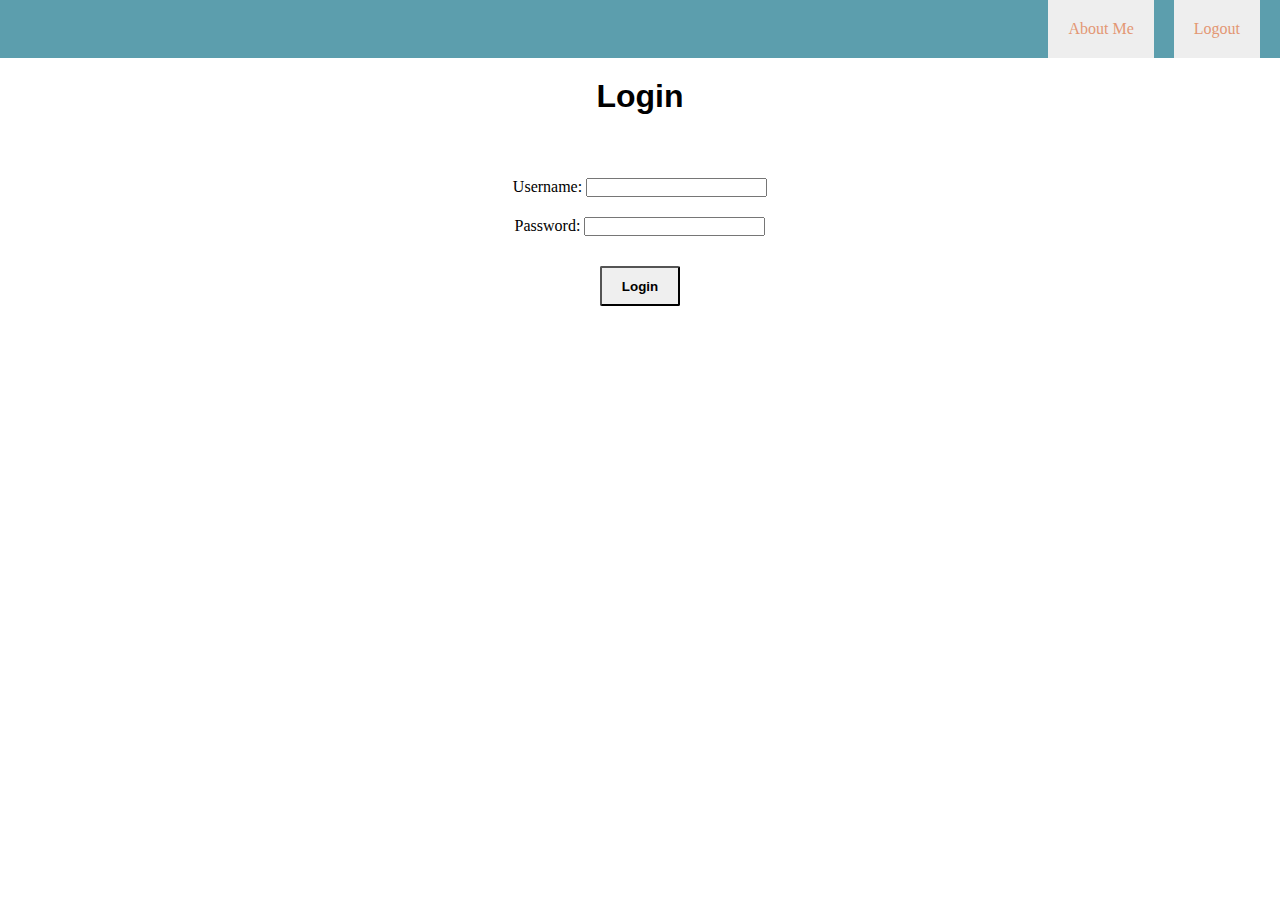
<file: Project1-Deepak-Agarwal-FrontEnd/index.html>
<!DOCTYPE html>
<html lang="en">
<head>
  <meta charset="UTF-8">
  <meta http-equiv="X-UA-Compatible" content="IE=edge">
  <meta name="viewport" content="width=device-width, initial-scale=1.0">
  <title>Expensify</title>
  <link rel="stylesheet" href="./style.css"></link>
</head>
<body>
  <nav>
    <a href="about-me.html">About Me</a>
    <a href="#" id="logout-btn">Logout</a> <!--#indicate the deadlink that doesnt go anywhere-->
  </nav>
  <div id="login">
  <h1>Login</h1>
  <div class="form-input">
  <label for="username">Username:</label>
  <input id="username" type="text"></input>
</div>
<div class="form-input">
  <label for="password">Password:</label>
  <input id="password" type="text"></input>
</div>
  <button id="login-btn">Login</button>
  <p id ="error-msg"> </p>
</div>


<script src="index.js"></script>
</body>
</html>
</file>
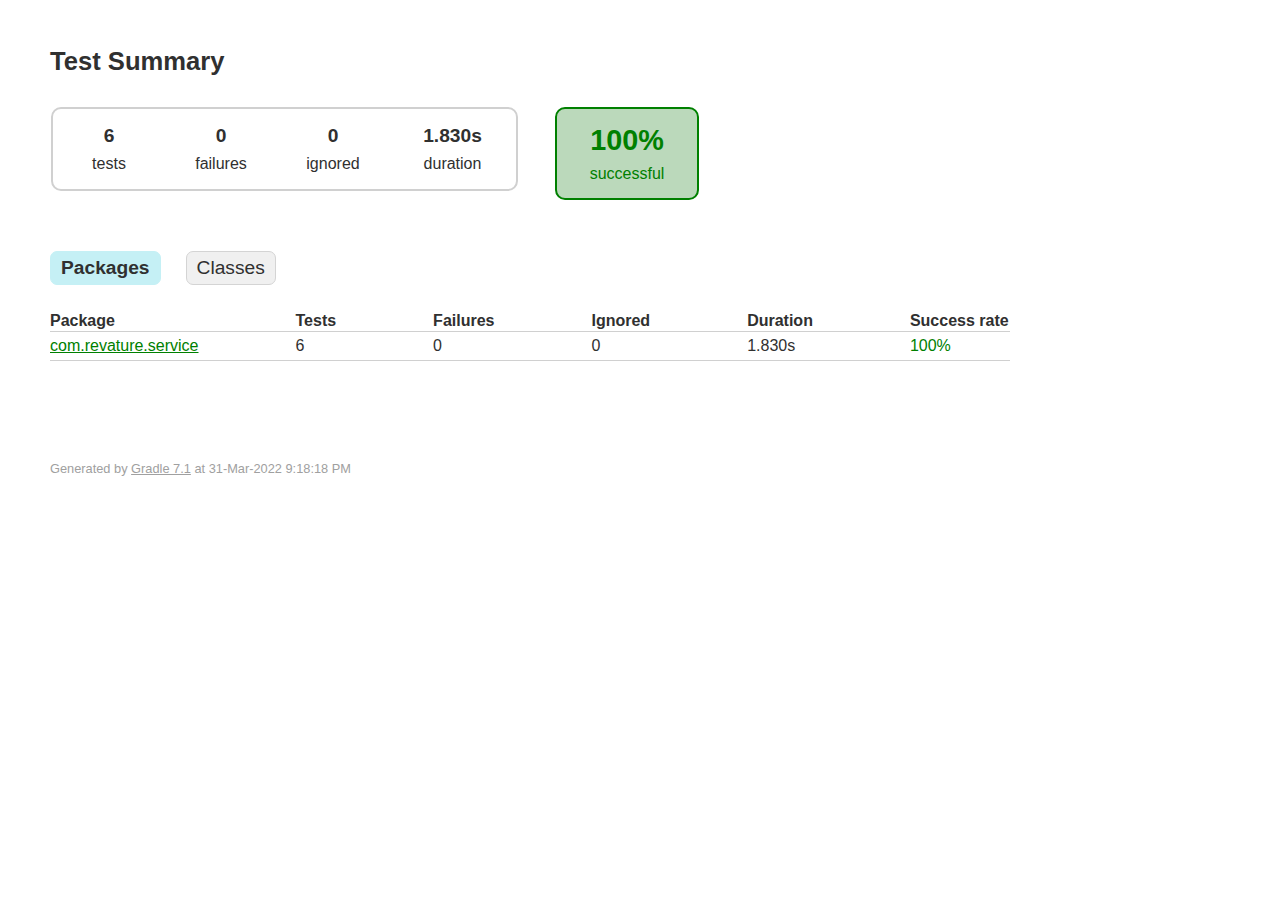
<file: Project1-Deepak-Agarwal/build/reports/tests/test/index.html>
<!DOCTYPE html>
<html>
<head>
<meta http-equiv="Content-Type" content="text/html; charset=utf-8"/>
<meta http-equiv="x-ua-compatible" content="IE=edge"/>
<title>Test results - Test Summary</title>
<link href="css/base-style.css" rel="stylesheet" type="text/css"/>
<link href="css/style.css" rel="stylesheet" type="text/css"/>
<script src="js/report.js" type="text/javascript"></script>
</head>
<body>
<div id="content">
<h1>Test Summary</h1>
<div id="summary">
<table>
<tr>
<td>
<div class="summaryGroup">
<table>
<tr>
<td>
<div class="infoBox" id="tests">
<div class="counter">6</div>
<p>tests</p>
</div>
</td>
<td>
<div class="infoBox" id="failures">
<div class="counter">0</div>
<p>failures</p>
</div>
</td>
<td>
<div class="infoBox" id="ignored">
<div class="counter">0</div>
<p>ignored</p>
</div>
</td>
<td>
<div class="infoBox" id="duration">
<div class="counter">1.830s</div>
<p>duration</p>
</div>
</td>
</tr>
</table>
</div>
</td>
<td>
<div class="infoBox success" id="successRate">
<div class="percent">100%</div>
<p>successful</p>
</div>
</td>
</tr>
</table>
</div>
<div id="tabs">
<ul class="tabLinks">
<li>
<a href="#tab0">Packages</a>
</li>
<li>
<a href="#tab1">Classes</a>
</li>
</ul>
<div id="tab0" class="tab">
<h2>Packages</h2>
<table>
<thead>
<tr>
<th>Package</th>
<th>Tests</th>
<th>Failures</th>
<th>Ignored</th>
<th>Duration</th>
<th>Success rate</th>
</tr>
</thead>
<tbody>
<tr>
<td class="success">
<a href="packages/com.revature.service.html">com.revature.service</a>
</td>
<td>6</td>
<td>0</td>
<td>0</td>
<td>1.830s</td>
<td class="success">100%</td>
</tr>
</tbody>
</table>
</div>
<div id="tab1" class="tab">
<h2>Classes</h2>
<table>
<thead>
<tr>
<th>Class</th>
<th>Tests</th>
<th>Failures</th>
<th>Ignored</th>
<th>Duration</th>
<th>Success rate</th>
</tr>
</thead>
<tbody>
<tr>
<td class="success">
<a href="classes/com.revature.service.ReimbursementServiceTest.html">com.revature.service.ReimbursementServiceTest</a>
</td>
<td>5</td>
<td>0</td>
<td>0</td>
<td>1.769s</td>
<td class="success">100%</td>
</tr>
<tr>
<td class="success">
<a href="classes/com.revature.service.UserServiceTest.html">com.revature.service.UserServiceTest</a>
</td>
<td>1</td>
<td>0</td>
<td>0</td>
<td>0.061s</td>
<td class="success">100%</td>
</tr>
</tbody>
</table>
</div>
</div>
<div id="footer">
<p>
<div>
<label class="hidden" id="label-for-line-wrapping-toggle" for="line-wrapping-toggle">Wrap lines
<input id="line-wrapping-toggle" type="checkbox" autocomplete="off"/>
</label>
</div>Generated by 
<a href="http://www.gradle.org">Gradle 7.1</a> at 31-Mar-2022 9:18:18 PM</p>
</div>
</div>
</body>
</html>
</file>
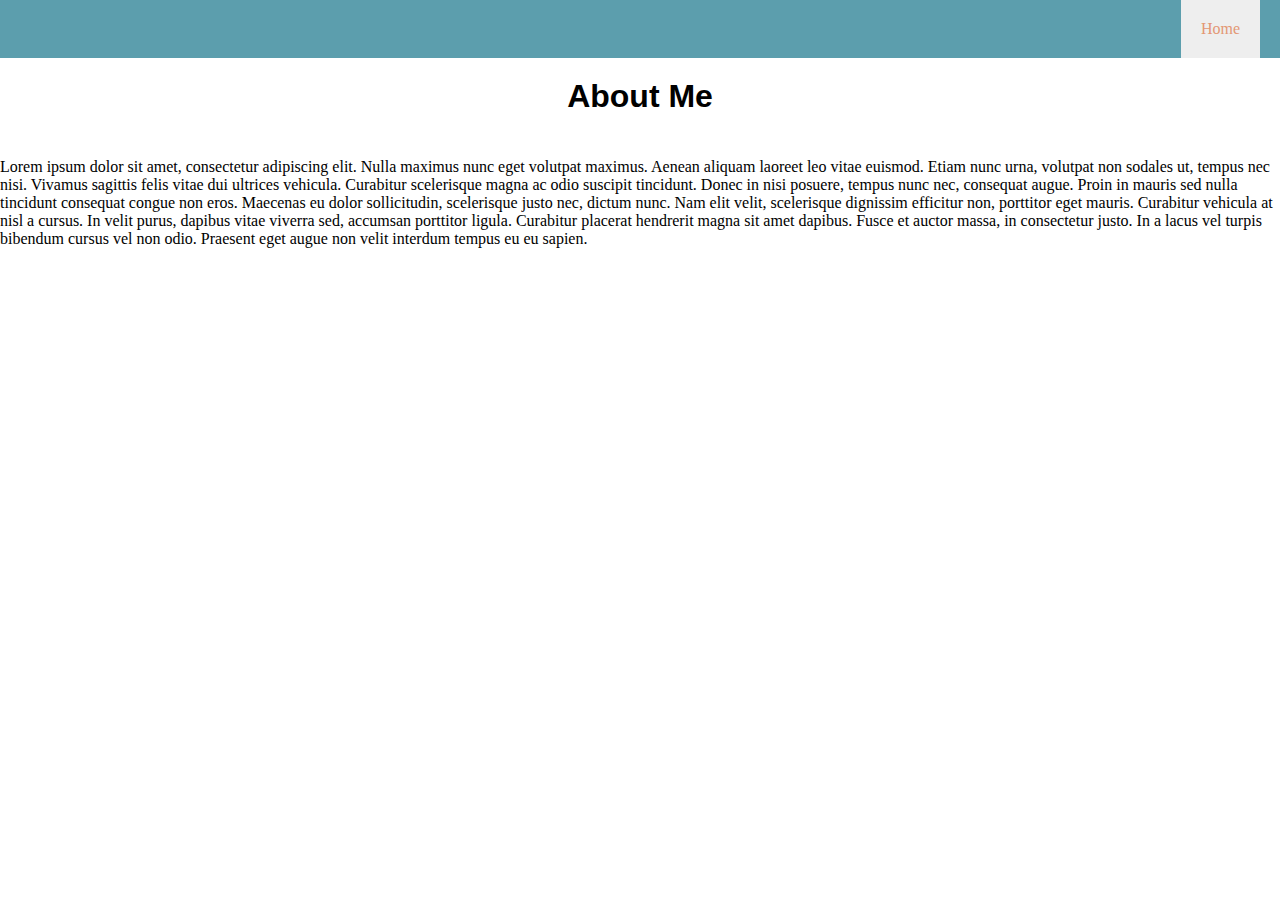
<file: Project1-Deepak-Agarwal-FrontEnd/about-me.html>
<!DOCTYPE html>
<html lang="en">
<head>
  <meta charset="UTF-8">
  <meta http-equiv="X-UA-Compatible" content="IE=edge">
  <meta name="viewport" content="width=device-width, initial-scale=1.0">
  <title>About Me</title>
  <link rel="stylesheet" href="./style.css"></link>
</head>
<body>

  <nav id="navbar">
    <a href="index.html">Home</a>
  </nav>

  <h1>About Me</h1>
  <p>Lorem ipsum dolor sit amet, consectetur adipiscing elit. Nulla maximus nunc eget volutpat maximus. Aenean aliquam laoreet
    leo vitae euismod. Etiam nunc urna, volutpat non sodales ut, tempus nec nisi. Vivamus sagittis felis vitae dui ultrices vehicula.
     Curabitur scelerisque magna ac odio suscipit tincidunt. Donec in nisi posuere, tempus nunc nec, consequat augue. Proin in mauris
      sed nulla tincidunt consequat congue non eros. Maecenas eu dolor sollicitudin, scelerisque justo nec, dictum nunc.
      Nam elit velit, scelerisque dignissim efficitur non, porttitor eget mauris. Curabitur vehicula at nisl a cursus.
       In velit purus, dapibus vitae viverra sed, accumsan porttitor ligula. Curabitur placerat hendrerit magna sit amet dapibus.
        Fusce et auctor massa, in consectetur justo. In a lacus vel turpis bibendum cursus vel non odio.
        Praesent eget augue non velit interdum tempus eu eu sapien.
  </p>
  <script src=""about-me.js></script>
</body>
</html>
</file>
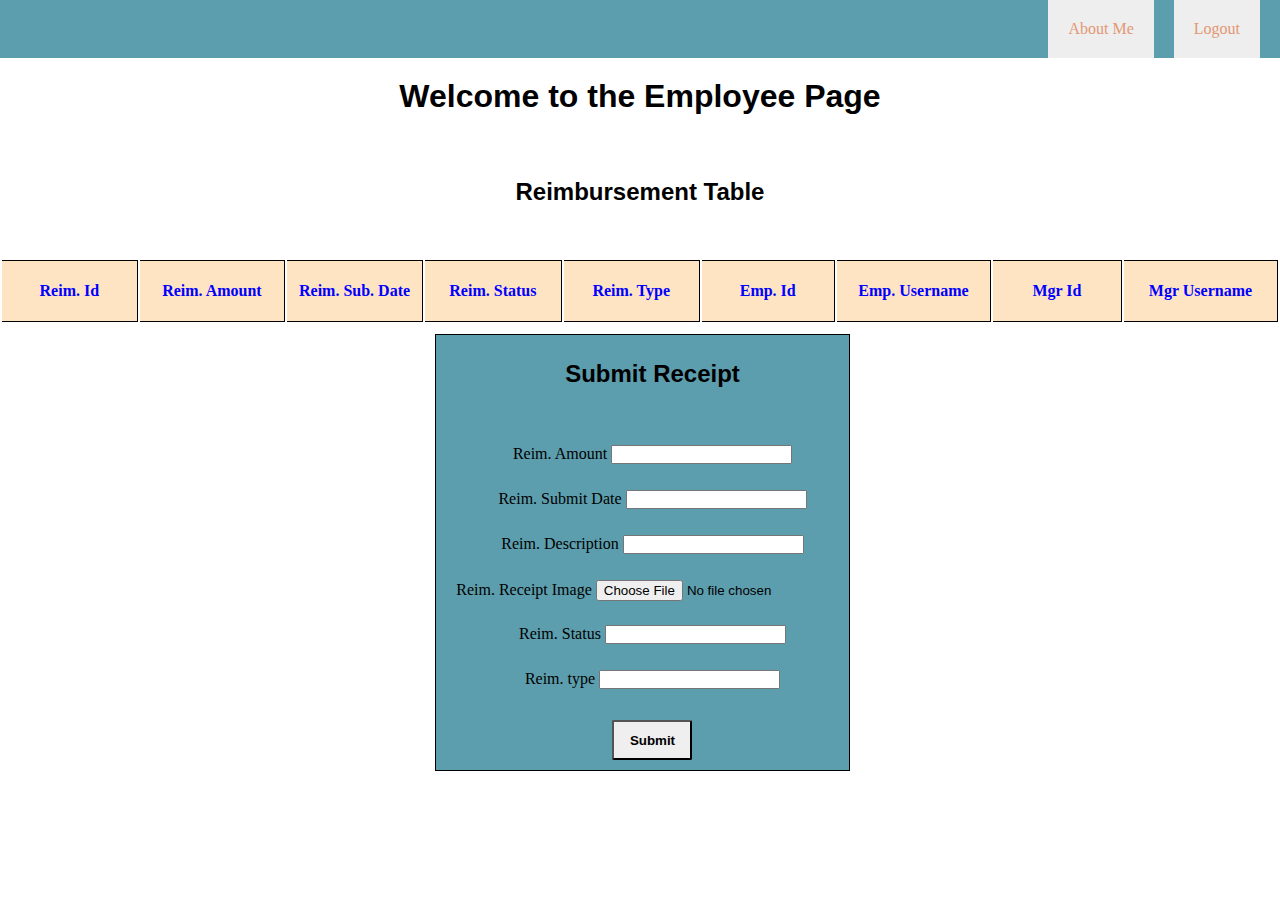
<file: Project1-Deepak-Agarwal-FrontEnd/employee-page.html>
<!DOCTYPE html>
<html lang="en">
  <head>
    <meta charset="UTF-8" />
    <meta http-equiv="X-UA-Compatible" content="IE=edge" />
    <meta name="viewport" content="width=device-width, initial-scale=1.0" />
    <title>Employee Profile</title>
    <link rel="stylesheet" href="./style.css"></link>
  </head>
  <body>
    <nav>
      <a href="about-me.html">About Me</a>
      <a href="#" id="logout-btn">Logout</a> <!--#indicate the deadlink that doesnt go anywhere-->
    </nav>
    <h1>Welcome to the Employee Page</h1>
    <div class="employee-grid-container">
      <div id="employee-reimbursements-table">
        <h2>Reimbursement Table</h2>
        <table id="reimbursements-tbl">
          <thead>
            <th>Reim. Id</th>
            <th>Reim. Amount</th>
            <th>Reim. Sub. Date</th>
            <!-- <th>Reim. Resolved Date</th> -->
            <th>Reim. Status</th>
            <th>Reim. Type</th>
            <th>Emp. Id</th>
            <th>Emp. Username</th>
            <th>Mgr Id</th>
            <th>Mgr Username</th>

          </thead>
          <tbody></tbody>
        </table>
      </div>
      <div id="employee-submit-form">
        <h2>Submit Receipt</h2>
        <div class="employee-submit-form-div">
          <label class="employee-submit-form-label" for="e-amount-input">Reim. Amount</label>
          <input id="e-amount-input" type="text"></input>
        </div>
           <div class="employee-submit-form-div">
        <label class="employee-submit-form-label" for="e-date-input">Reim. Submit Date</label>
        <input id="e-date-input" type="text"></input>
      </div>
      <div class="employee-submit-form-div">
        <label class="employee-submit-form-label" for="e-description-input">Reim. Description</label>
        <input id="e-description-input" type="text"></input>
      </div>
      <div class="employee-submit-form-div">
        <label class="employee-submit-form-label" for="e-file-input">Reim. Receipt Image</label>
        <input id="e-file-input" type="file"></input>
      </div>
      <div class="employee-submit-form-div">
        <label class="employee-submit-form-label" for="e-status-input">Reim. Status</label>
        <input id="e-status-input" type="text"></input>
      </div>
      <div class="employee-submit-form-div">
        <label class="employee-submit-form-label" for="e-type-input">Reim. type</label>
        <input id="e-type-input" type="text"></input>
      </div>
      <button id="e-submit">Submit</button>
      </div>
    </div>

    <!-- <button id="logout-btn">logout</button> -->
    <script src="employee-page.js"></script>
  </body>
</html>
</file>
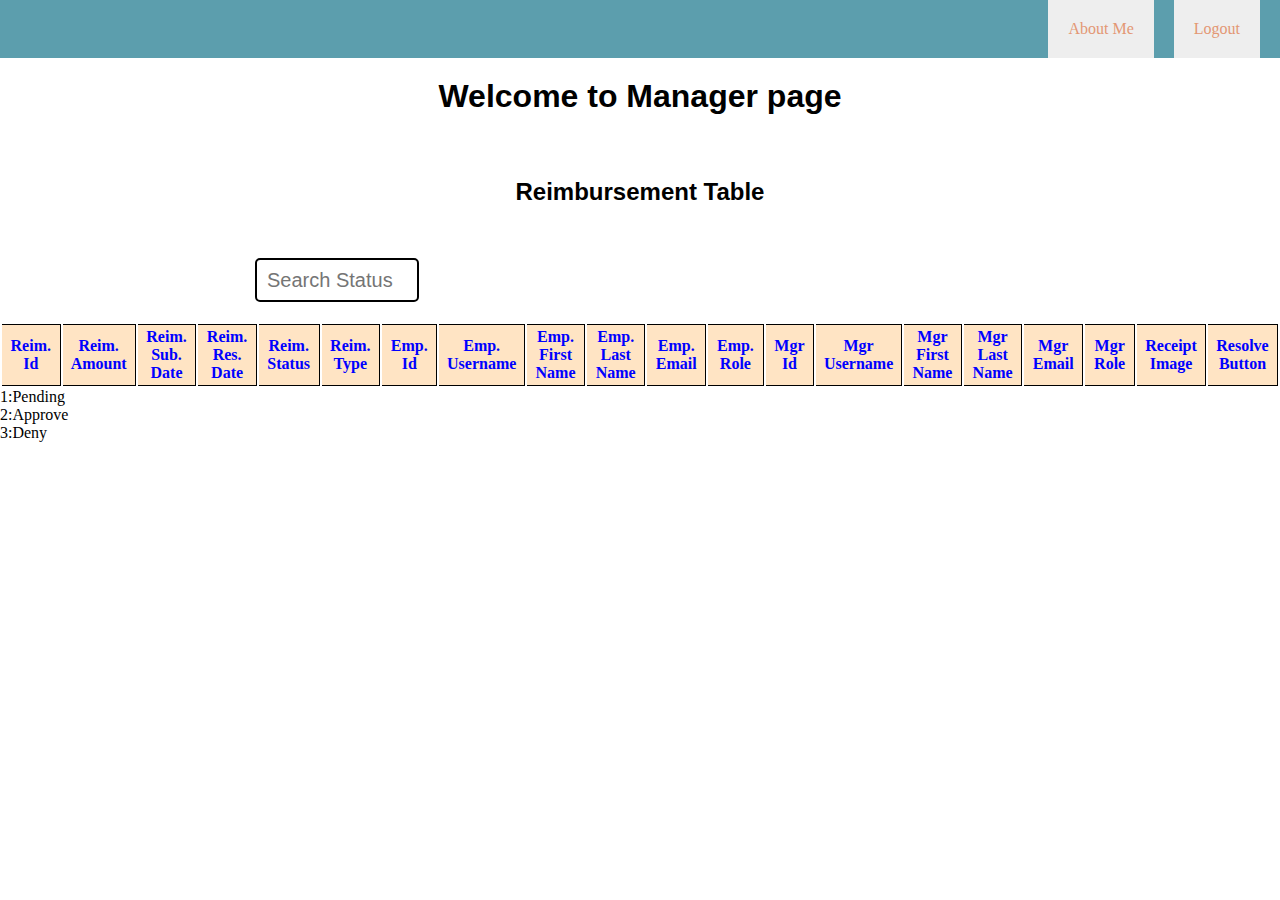
<file: Project1-Deepak-Agarwal-FrontEnd/manager-page.html>
<!DOCTYPE html>
<html lang="en">
<head>
  <meta charset="UTF-8">
  <meta http-equiv="X-UA-Compatible" content="IE=edge">
  <meta name="viewport" content="width=device-width, initial-scale=1.0">
  <title>Manager Profile</title>
  <link rel="stylesheet" href="./style.css"></link>
</head>
<body>
  <nav>
    <a href="about-me.html">About Me</a>
    <a href="#" id="logout-btn">Logout</a> <!--#indicate the deadlink that doesnt go anywhere-->
  </nav>
  <h1>Welcome to Manager page</h1>
  <h2>Reimbursement Table</h2>
  <!-- <select class="dropdown" id="filter">
    <option value="selectStatus">Select Status</option>
    <option value="pending">Pending </option>
    <option value="approve">Approve</option>
    <option value="deny">Deny</option>
</select> -->
<input type= "text" id="searchBox-1" placeholder="Search Status">
  <table id = "reimbursements-tbl">
    <thead>

      <th>Reim. Id</th>
      <th>Reim. Amount</th>
      <th>Reim. Sub. Date</th>
      <th>Reim. Res. Date</th>
      <th>Reim. Status</th>
      <th>Reim. Type</th>
      <th>Emp. Id</th>
      <th>Emp. Username</th>
      <th>Emp. First Name</th>
      <th>Emp. Last Name</th>
      <th>Emp. Email</th>
      <th>Emp. Role</th>
      <th>Mgr Id</th>
      <th>Mgr Username</th>
      <th>Mgr First Name</th>
      <th>Mgr Last Name</th>
      <th>Mgr Email</th>
      <th>Mgr Role</th>
      <th>Receipt Image</th>
      <th>Resolve Button</th>
    </thead>
    <tbody>


      </tbody>

  </table>
  <div>
  <p>1:Pending</p>
  <p>2:Approve</p>
  <p>3:Deny</p>
  </div>

  <!-- <button id ="logout-btn">Logout</button> -->

  <script src="manager-page.js"></script>

</body>
</html>
</file>
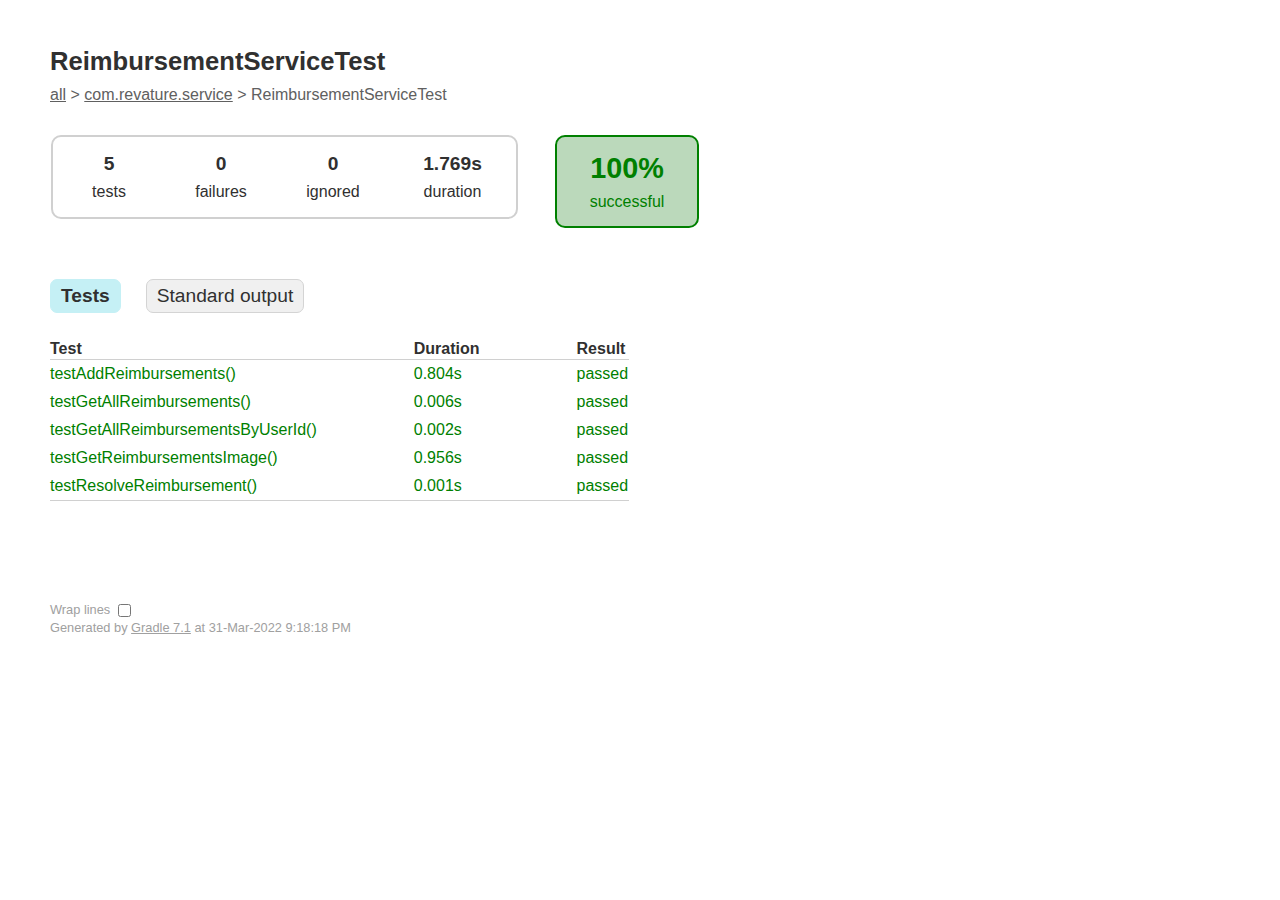
<file: Project1-Deepak-Agarwal/build/reports/tests/test/classes/com.revature.service.ReimbursementServiceTest.html>
<!DOCTYPE html>
<html>
<head>
<meta http-equiv="Content-Type" content="text/html; charset=utf-8"/>
<meta http-equiv="x-ua-compatible" content="IE=edge"/>
<title>Test results - ReimbursementServiceTest</title>
<link href="../css/base-style.css" rel="stylesheet" type="text/css"/>
<link href="../css/style.css" rel="stylesheet" type="text/css"/>
<script src="../js/report.js" type="text/javascript"></script>
</head>
<body>
<div id="content">
<h1>ReimbursementServiceTest</h1>
<div class="breadcrumbs">
<a href="../index.html">all</a> &gt; 
<a href="../packages/com.revature.service.html">com.revature.service</a> &gt; ReimbursementServiceTest</div>
<div id="summary">
<table>
<tr>
<td>
<div class="summaryGroup">
<table>
<tr>
<td>
<div class="infoBox" id="tests">
<div class="counter">5</div>
<p>tests</p>
</div>
</td>
<td>
<div class="infoBox" id="failures">
<div class="counter">0</div>
<p>failures</p>
</div>
</td>
<td>
<div class="infoBox" id="ignored">
<div class="counter">0</div>
<p>ignored</p>
</div>
</td>
<td>
<div class="infoBox" id="duration">
<div class="counter">1.769s</div>
<p>duration</p>
</div>
</td>
</tr>
</table>
</div>
</td>
<td>
<div class="infoBox success" id="successRate">
<div class="percent">100%</div>
<p>successful</p>
</div>
</td>
</tr>
</table>
</div>
<div id="tabs">
<ul class="tabLinks">
<li>
<a href="#tab0">Tests</a>
</li>
<li>
<a href="#tab1">Standard output</a>
</li>
</ul>
<div id="tab0" class="tab">
<h2>Tests</h2>
<table>
<thead>
<tr>
<th>Test</th>
<th>Duration</th>
<th>Result</th>
</tr>
</thead>
<tr>
<td class="success">testAddReimbursements()</td>
<td class="success">0.804s</td>
<td class="success">passed</td>
</tr>
<tr>
<td class="success">testGetAllReimbursements()</td>
<td class="success">0.006s</td>
<td class="success">passed</td>
</tr>
<tr>
<td class="success">testGetAllReimbursementsByUserId()</td>
<td class="success">0.002s</td>
<td class="success">passed</td>
</tr>
<tr>
<td class="success">testGetReimbursementsImage()</td>
<td class="success">0.956s</td>
<td class="success">passed</td>
</tr>
<tr>
<td class="success">testResolveReimbursement()</td>
<td class="success">0.001s</td>
<td class="success">passed</td>
</tr>
</table>
</div>
<div id="tab1" class="tab">
<h2>Standard output</h2>
<span class="code">
<pre>java.io.FileInputStream@4366ef38
[GetReimbursementDTO{id=1, amount=800, submitDate='2022-Jan-12', resolveDate='approve', status='abc', type='manager', authorId=0, authorUserName='null', authorFirst='null', authorLast='null', authorEmail='null', authorRole='null', resolverId=0, resolverUserName='null', resolverFirst='null', resolverLast='null', resolverEmail='null', resolverRole='null'}, GetReimbursementDTO{id=1, amount=800, submitDate='2022-Jan-12', resolveDate='approve', status='abc', type='manager', authorId=0, authorUserName='null', authorFirst='null', authorLast='null', authorEmail='null', authorRole='null', resolverId=0, resolverUserName='null', resolverFirst='null', resolverLast='null', resolverEmail='null', resolverRole='null'}, GetReimbursementDTO{id=1, amount=800, submitDate='2022-Jan-12', resolveDate='approve', status='abc', type='manager', authorId=0, authorUserName='null', authorFirst='null', authorLast='null', authorEmail='null', authorRole='null', resolverId=0, resolverUserName='null', resolverFirst='null', resolverLast='null', resolverEmail='null', resolverRole='null'}]
com.revature.ReimbursementService@40911ff
GetReimbursementPureDTO{id=0, amount=0, submitDate='null', status=0, type=0, author=null}
[GetReimbursementDTO{id=1, amount=800, submitDate='2022-Jan-12', resolveDate='approve', status='abc', type='manager', authorId=0, authorUserName='null', authorFirst='null', authorLast='null', authorEmail='null', authorRole='null', resolverId=0, resolverUserName='null', resolverFirst='null', resolverLast='null', resolverEmail='null', resolverRole='null'}, GetReimbursementDTO{id=2, amount=800, submitDate='2022-Jan-12', resolveDate='approve', status='abc', type='manager', authorId=0, authorUserName='null', authorFirst='null', authorLast='null', authorEmail='null', authorRole='null', resolverId=0, resolverUserName='null', resolverFirst='null', resolverLast='null', resolverEmail='null', resolverRole='null'}, GetReimbursementDTO{id=3, amount=800, submitDate='2022-Jan-12', resolveDate='approve', status='abc', type='manager', authorId=0, authorUserName='null', authorFirst='null', authorLast='null', authorEmail='null', authorRole='null', resolverId=0, resolverUserName='null', resolverFirst='null', resolverLast='null', resolverEmail='null', resolverRole='null'}]
</pre>
</span>
</div>
</div>
<div id="footer">
<p>
<div>
<label class="hidden" id="label-for-line-wrapping-toggle" for="line-wrapping-toggle">Wrap lines
<input id="line-wrapping-toggle" type="checkbox" autocomplete="off"/>
</label>
</div>Generated by 
<a href="http://www.gradle.org">Gradle 7.1</a> at 31-Mar-2022 9:18:18 PM</p>
</div>
</div>
</body>
</html>
</file>
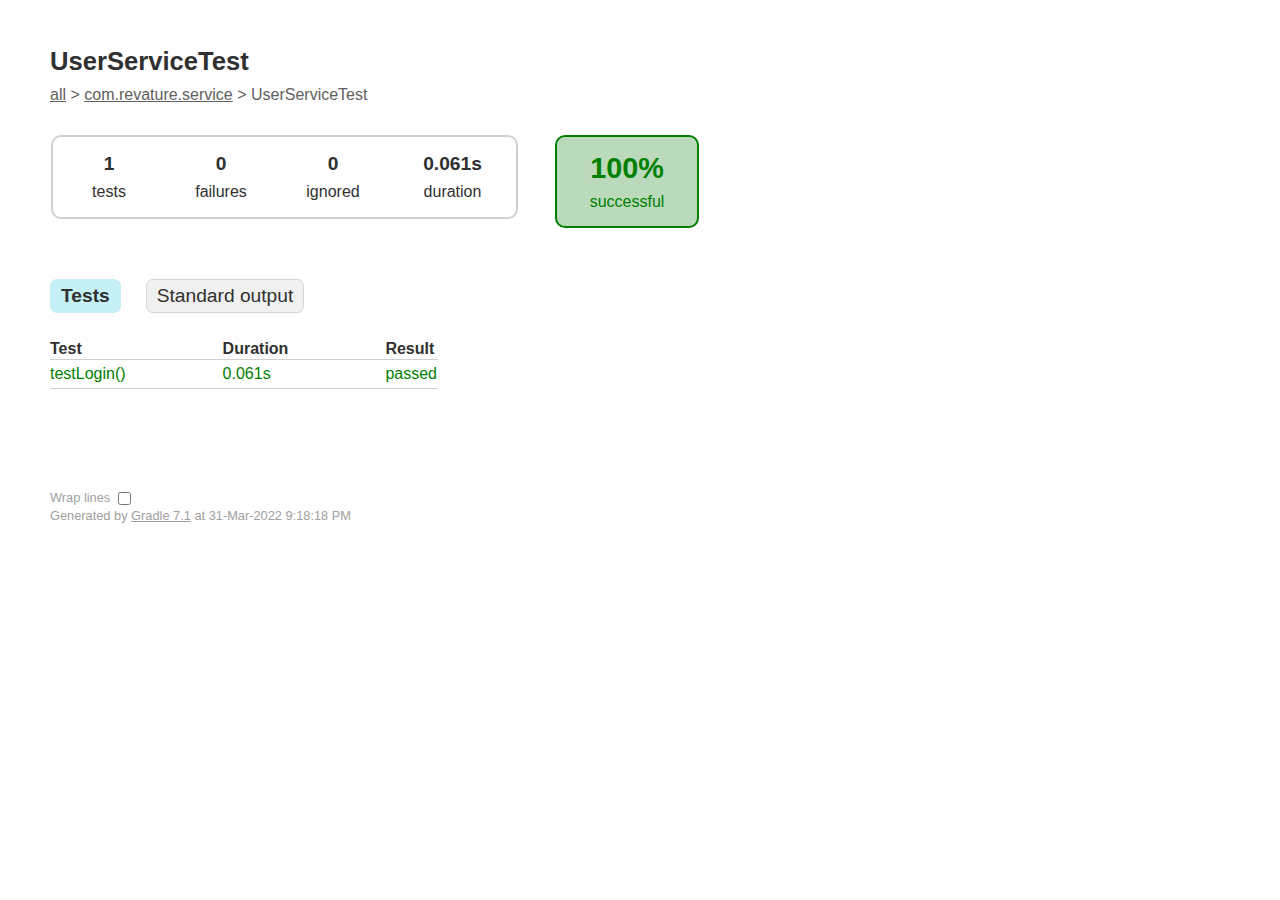
<file: Project1-Deepak-Agarwal/build/reports/tests/test/classes/com.revature.service.UserServiceTest.html>
<!DOCTYPE html>
<html>
<head>
<meta http-equiv="Content-Type" content="text/html; charset=utf-8"/>
<meta http-equiv="x-ua-compatible" content="IE=edge"/>
<title>Test results - UserServiceTest</title>
<link href="../css/base-style.css" rel="stylesheet" type="text/css"/>
<link href="../css/style.css" rel="stylesheet" type="text/css"/>
<script src="../js/report.js" type="text/javascript"></script>
</head>
<body>
<div id="content">
<h1>UserServiceTest</h1>
<div class="breadcrumbs">
<a href="../index.html">all</a> &gt; 
<a href="../packages/com.revature.service.html">com.revature.service</a> &gt; UserServiceTest</div>
<div id="summary">
<table>
<tr>
<td>
<div class="summaryGroup">
<table>
<tr>
<td>
<div class="infoBox" id="tests">
<div class="counter">1</div>
<p>tests</p>
</div>
</td>
<td>
<div class="infoBox" id="failures">
<div class="counter">0</div>
<p>failures</p>
</div>
</td>
<td>
<div class="infoBox" id="ignored">
<div class="counter">0</div>
<p>ignored</p>
</div>
</td>
<td>
<div class="infoBox" id="duration">
<div class="counter">0.061s</div>
<p>duration</p>
</div>
</td>
</tr>
</table>
</div>
</td>
<td>
<div class="infoBox success" id="successRate">
<div class="percent">100%</div>
<p>successful</p>
</div>
</td>
</tr>
</table>
</div>
<div id="tabs">
<ul class="tabLinks">
<li>
<a href="#tab0">Tests</a>
</li>
<li>
<a href="#tab1">Standard output</a>
</li>
</ul>
<div id="tab0" class="tab">
<h2>Tests</h2>
<table>
<thead>
<tr>
<th>Test</th>
<th>Duration</th>
<th>Result</th>
</tr>
</thead>
<tr>
<td class="success">testLogin()</td>
<td class="success">0.061s</td>
<td class="success">passed</td>
</tr>
</table>
</div>
<div id="tab1" class="tab">
<h2>Standard output</h2>
<span class="code">
<pre>User{id=1, username='bill_smith', password='null', userRole='employee', firstName='bill', lastName='smith', emailId='bill.gmail.com'}
</pre>
</span>
</div>
</div>
<div id="footer">
<p>
<div>
<label class="hidden" id="label-for-line-wrapping-toggle" for="line-wrapping-toggle">Wrap lines
<input id="line-wrapping-toggle" type="checkbox" autocomplete="off"/>
</label>
</div>Generated by 
<a href="http://www.gradle.org">Gradle 7.1</a> at 31-Mar-2022 9:18:18 PM</p>
</div>
</div>
</body>
</html>
</file>
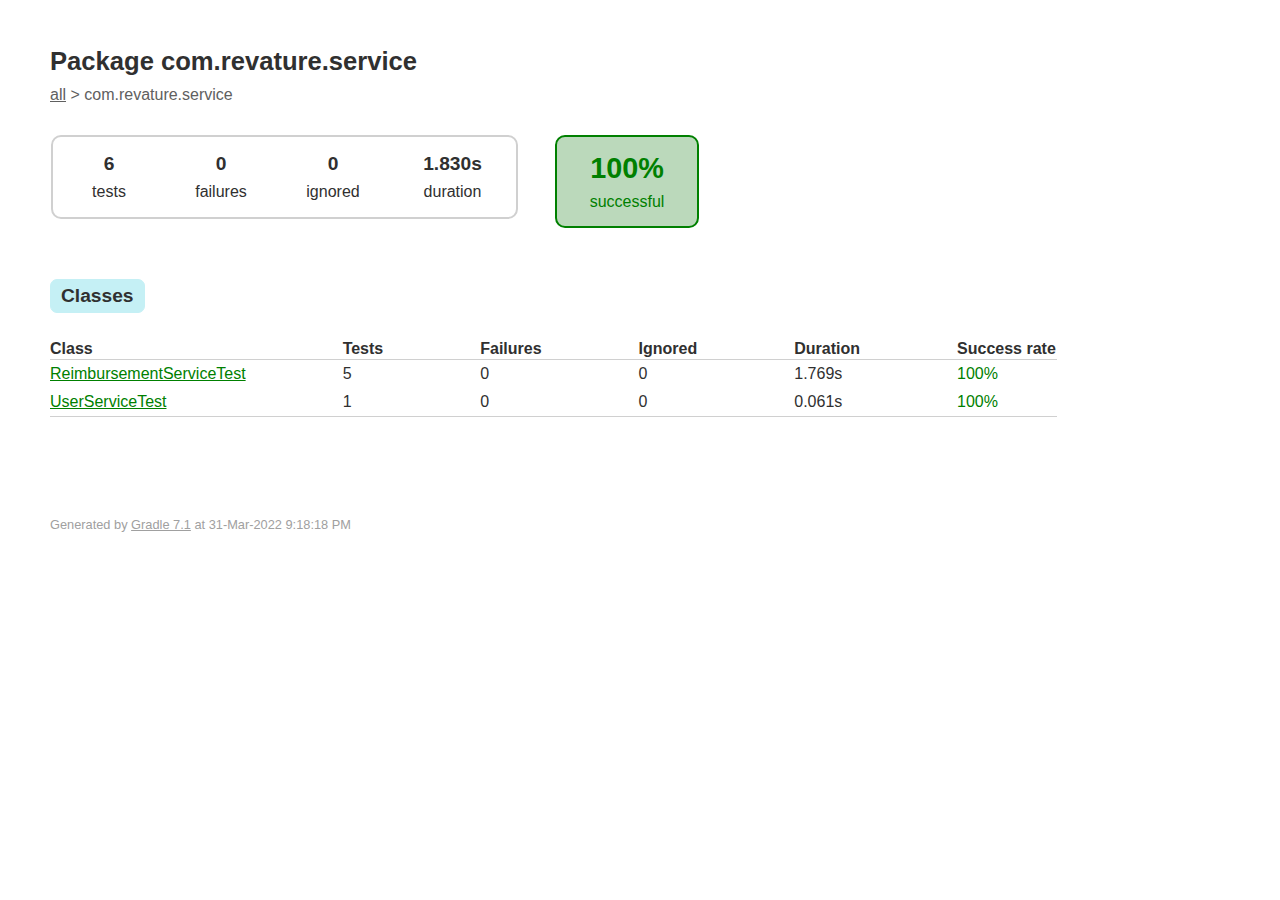
<file: Project1-Deepak-Agarwal/build/reports/tests/test/packages/com.revature.service.html>
<!DOCTYPE html>
<html>
<head>
<meta http-equiv="Content-Type" content="text/html; charset=utf-8"/>
<meta http-equiv="x-ua-compatible" content="IE=edge"/>
<title>Test results - Package com.revature.service</title>
<link href="../css/base-style.css" rel="stylesheet" type="text/css"/>
<link href="../css/style.css" rel="stylesheet" type="text/css"/>
<script src="../js/report.js" type="text/javascript"></script>
</head>
<body>
<div id="content">
<h1>Package com.revature.service</h1>
<div class="breadcrumbs">
<a href="../index.html">all</a> &gt; com.revature.service</div>
<div id="summary">
<table>
<tr>
<td>
<div class="summaryGroup">
<table>
<tr>
<td>
<div class="infoBox" id="tests">
<div class="counter">6</div>
<p>tests</p>
</div>
</td>
<td>
<div class="infoBox" id="failures">
<div class="counter">0</div>
<p>failures</p>
</div>
</td>
<td>
<div class="infoBox" id="ignored">
<div class="counter">0</div>
<p>ignored</p>
</div>
</td>
<td>
<div class="infoBox" id="duration">
<div class="counter">1.830s</div>
<p>duration</p>
</div>
</td>
</tr>
</table>
</div>
</td>
<td>
<div class="infoBox success" id="successRate">
<div class="percent">100%</div>
<p>successful</p>
</div>
</td>
</tr>
</table>
</div>
<div id="tabs">
<ul class="tabLinks">
<li>
<a href="#tab0">Classes</a>
</li>
</ul>
<div id="tab0" class="tab">
<h2>Classes</h2>
<table>
<thread>
<tr>
<th>Class</th>
<th>Tests</th>
<th>Failures</th>
<th>Ignored</th>
<th>Duration</th>
<th>Success rate</th>
</tr>
</thread>
<tr>
<td class="success">
<a href="../classes/com.revature.service.ReimbursementServiceTest.html">ReimbursementServiceTest</a>
</td>
<td>5</td>
<td>0</td>
<td>0</td>
<td>1.769s</td>
<td class="success">100%</td>
</tr>
<tr>
<td class="success">
<a href="../classes/com.revature.service.UserServiceTest.html">UserServiceTest</a>
</td>
<td>1</td>
<td>0</td>
<td>0</td>
<td>0.061s</td>
<td class="success">100%</td>
</tr>
</table>
</div>
</div>
<div id="footer">
<p>
<div>
<label class="hidden" id="label-for-line-wrapping-toggle" for="line-wrapping-toggle">Wrap lines
<input id="line-wrapping-toggle" type="checkbox" autocomplete="off"/>
</label>
</div>Generated by 
<a href="http://www.gradle.org">Gradle 7.1</a> at 31-Mar-2022 9:18:18 PM</p>
</div>
</div>
</body>
</html>
</file>
<file: Project1-Deepak-Agarwal/build/reports/tests/test/css/base-style.css>
body {
    margin: 0;
    padding: 0;
    font-family: sans-serif;
    font-size: 12pt;
}

body, a, a:visited {
    color: #303030;
}

#content {
    padding-left: 50px;
    padding-right: 50px;
    padding-top: 30px;
    padding-bottom: 30px;
}

#content h1 {
    font-size: 160%;
    margin-bottom: 10px;
}

#footer {
    margin-top: 100px;
    font-size: 80%;
    white-space: nowrap;
}

#footer, #footer a {
    color: #a0a0a0;
}

#line-wrapping-toggle {
    vertical-align: middle;
}

#label-for-line-wrapping-toggle {
    vertical-align: middle;
}

ul {
    margin-left: 0;
}

h1, h2, h3 {
    white-space: nowrap;
}

h2 {
    font-size: 120%;
}

ul.tabLinks {
    padding-left: 0;
    padding-top: 10px;
    padding-bottom: 10px;
    overflow: auto;
    min-width: 800px;
    width: auto !important;
    width: 800px;
}

ul.tabLinks li {
    float: left;
    height: 100%;
    list-style: none;
    padding-left: 10px;
    padding-right: 10px;
    padding-top: 5px;
    padding-bottom: 5px;
    margin-bottom: 0;
    -moz-border-radius: 7px;
    border-radius: 7px;
    margin-right: 25px;
    border: solid 1px #d4d4d4;
    background-color: #f0f0f0;
}

ul.tabLinks li:hover {
    background-color: #fafafa;
}

ul.tabLinks li.selected {
    background-color: #c5f0f5;
    border-color: #c5f0f5;
}

ul.tabLinks a {
    font-size: 120%;
    display: block;
    outline: none;
    text-decoration: none;
    margin: 0;
    padding: 0;
}

ul.tabLinks li h2 {
    margin: 0;
    padding: 0;
}

div.tab {
}

div.selected {
    display: block;
}

div.deselected {
    display: none;
}

div.tab table {
    min-width: 350px;
    width: auto !important;
    width: 350px;
    border-collapse: collapse;
}

div.tab th, div.tab table {
    border-bottom: solid #d0d0d0 1px;
}

div.tab th {
    text-align: left;
    white-space: nowrap;
    padding-left: 6em;
}

div.tab th:first-child {
    padding-left: 0;
}

div.tab td {
    white-space: nowrap;
    padding-left: 6em;
    padding-top: 5px;
    padding-bottom: 5px;
}

div.tab td:first-child {
    padding-left: 0;
}

div.tab td.numeric, div.tab th.numeric {
    text-align: right;
}

span.code {
    display: inline-block;
    margin-top: 0em;
    margin-bottom: 1em;
}

span.code pre {
    font-size: 11pt;
    padding-top: 10px;
    padding-bottom: 10px;
    padding-left: 10px;
    padding-right: 10px;
    margin: 0;
    background-color: #f7f7f7;
    border: solid 1px #d0d0d0;
    min-width: 700px;
    width: auto !important;
    width: 700px;
}

span.wrapped pre {
    word-wrap: break-word;
    white-space: pre-wrap;
    word-break: break-all;
}

label.hidden {
    display: none;
}
</file>
<file: Project1-Deepak-Agarwal/build/reports/tests/test/css/style.css>
#summary {
    margin-top: 30px;
    margin-bottom: 40px;
}

#summary table {
    border-collapse: collapse;
}

#summary td {
    vertical-align: top;
}

.breadcrumbs, .breadcrumbs a {
    color: #606060;
}

.infoBox {
    width: 110px;
    padding-top: 15px;
    padding-bottom: 15px;
    text-align: center;
}

.infoBox p {
    margin: 0;
}

.counter, .percent {
    font-size: 120%;
    font-weight: bold;
    margin-bottom: 8px;
}

#duration {
    width: 125px;
}

#successRate, .summaryGroup {
    border: solid 2px #d0d0d0;
    -moz-border-radius: 10px;
    border-radius: 10px;
}

#successRate {
    width: 140px;
    margin-left: 35px;
}

#successRate .percent {
    font-size: 180%;
}

.success, .success a {
    color: #008000;
}

div.success, #successRate.success {
    background-color: #bbd9bb;
    border-color: #008000;
}

.failures, .failures a {
    color: #b60808;
}

.skipped, .skipped a {
    color: #c09853;
}

div.failures, #successRate.failures {
    background-color: #ecdada;
    border-color: #b60808;
}

ul.linkList {
    padding-left: 0;
}

ul.linkList li {
    list-style: none;
    margin-bottom: 5px;
}
</file>
<file: Project1-Deepak-Agarwal-FrontEnd/style.css>
/* css reset */
* {
  margin: 0;
  padding: 0;
}


/* Home Page */
#login {
  text-align: center;
}

.form-input {
  margin-top: 20px;
  margin-bottom: 20px;
}

.employee-grid-container{
  text-align: center;
}

nav {
  display: flex;
  background-color: #5c9ead;
  justify-content: flex-end;
}

nav a {
  background-color: #eeeeee;
  padding: 20px;
  margin-right: 20px;
  text-decoration: none;
  color: #e39774;
}

nav a:hover{
  background-color:  bisque;
  color:cornflowerblue
}



td{
  /* width: 20%; */
  height: 140px;
  border-right: #000000 1px solid;
  border-bottom: #000000 1px solid;
  text-align: center;
}

th{
  width: 300px;
  height: 60px;
  border-right: #000000 1px solid;
  border-bottom: #000000 1px solid;
  border-top: #000000 1px solid;
  text-align: center;
  color:blue;
  font-weight: 600;
  background-color: bisque;
}

h1, h2{
  font-family: 'Gill Sans', 'Gill Sans MT', Calibri, 'Trebuchet MS', sans-serif;
  text-align: center;
  /* padding: 30px auto; */
  margin-top:20px;
  height: 80px;
}

/* #login{
  background-color: #5c9ead ;
  border: #000000 solid 1px;
  text-align: center;
} */
#employee-submit-form{
  /* margin:auto; */
  margin-top: 10px;
  margin-left: 5px;
  padding-top: 5px;
  padding-left:20px;
  border: #000000 solid 1px;
  display: inline-block;
  background-color: #5c9ead ;
}
.employee-submit-form-div{
  height:40px;
  /* padding-left:20px; */
  padding-top: 5px;
}

.employee-submit-form-label{
  width:400px;
}

#e-submit, #login-btn{
  height:40px;
  width: 80px;
  /* padding:10px; */
  margin:10px;
  border-radius: 2px;
  font-weight: bold;
}

#e-submit:hover{
  background-color: #e39774;
}
  #login-btn:hover{
  background-color: #e39774;
}

#searchBox-1{
  width:150px;
  height:40px;
  font-size: 20px;
  border: #000000 2px solid;
  border-radius: 5px;
  margin-bottom: 20px;
margin-left:255px;
padding-left: 10px;
}

#searchBox-1:hover{
  background-color:rgb(192, 189, 189)
}

/* input, button{

} */


/* employee page */
/* .employee-grid-container {
  display: grid;
  grid-template-areas: "e-table e-table e-table e-form";

} */

.employee-grid-container #employee-reimbursements-table {
  grid-area: a-table;
    /* display:flex;
  justify-content: center; */
}

.employee-grid-container #employee-submit-form {
  grid-area: a-form;
}
</file>
